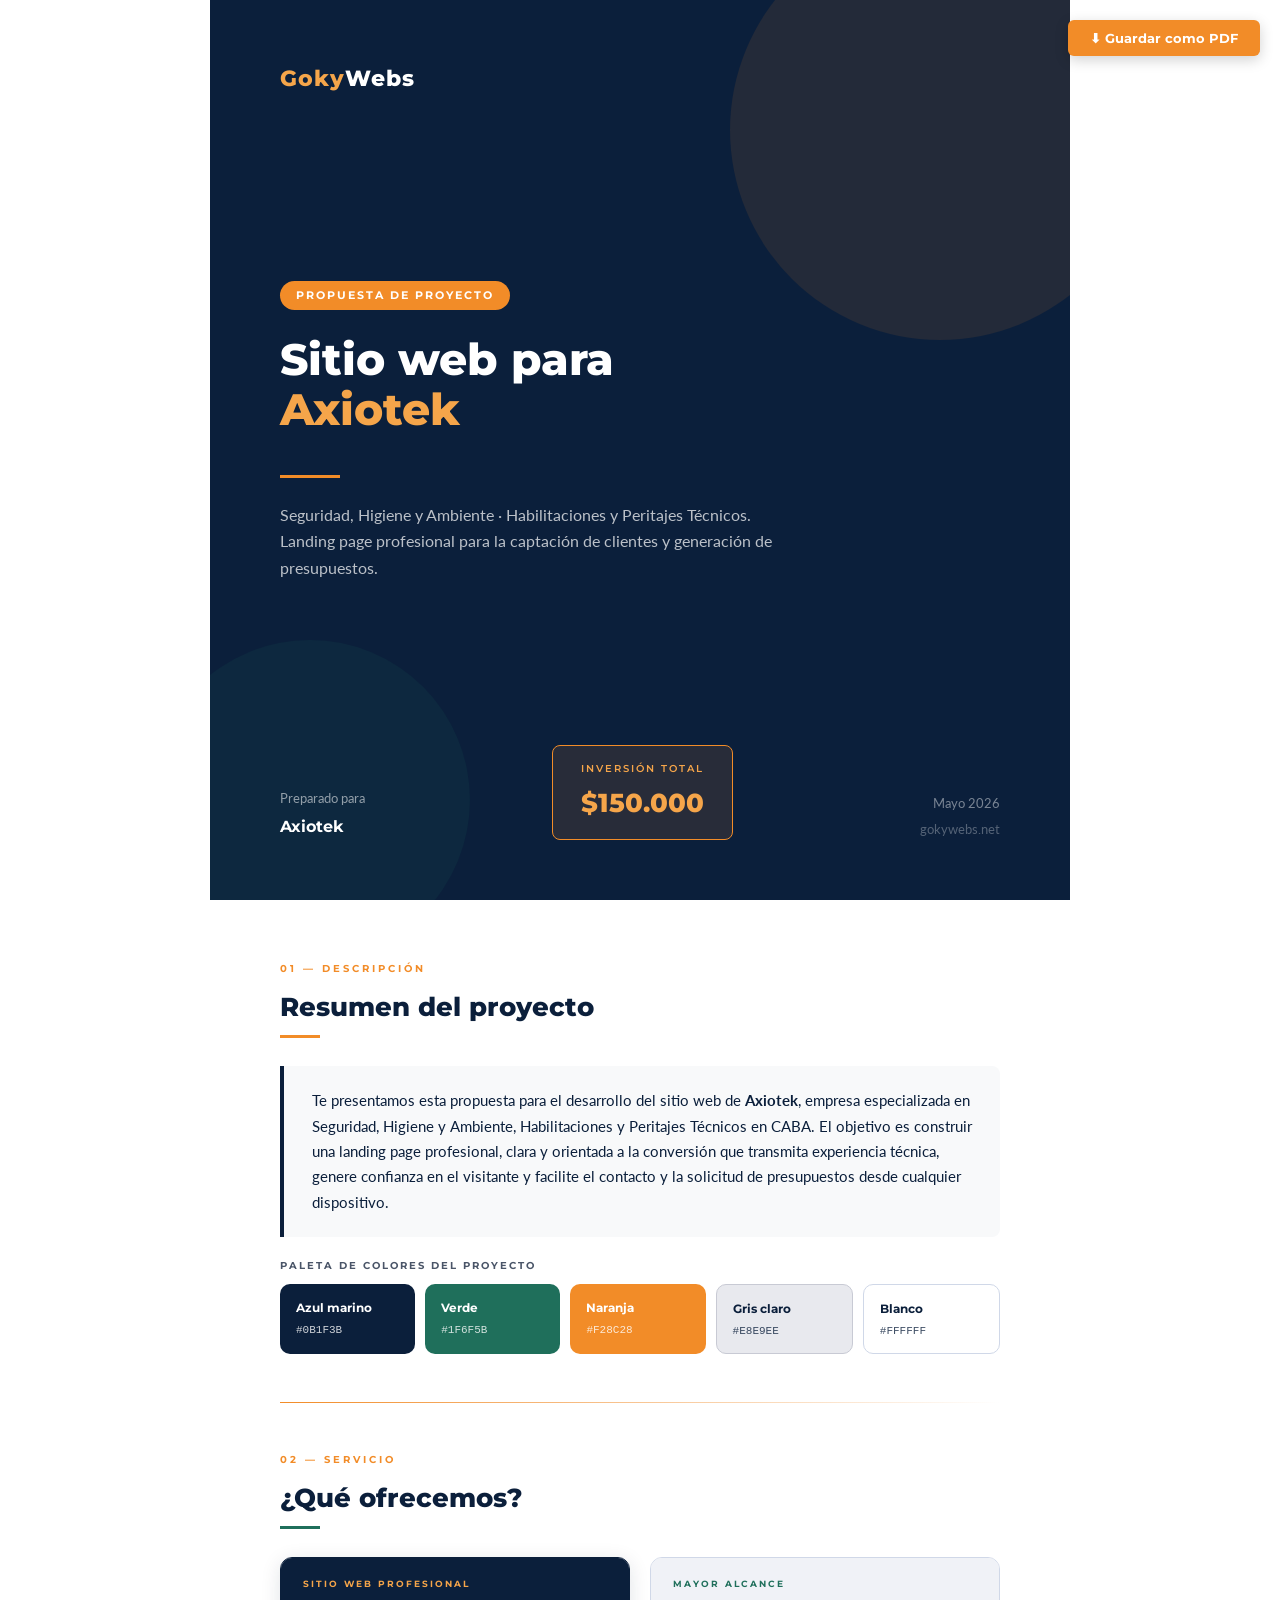
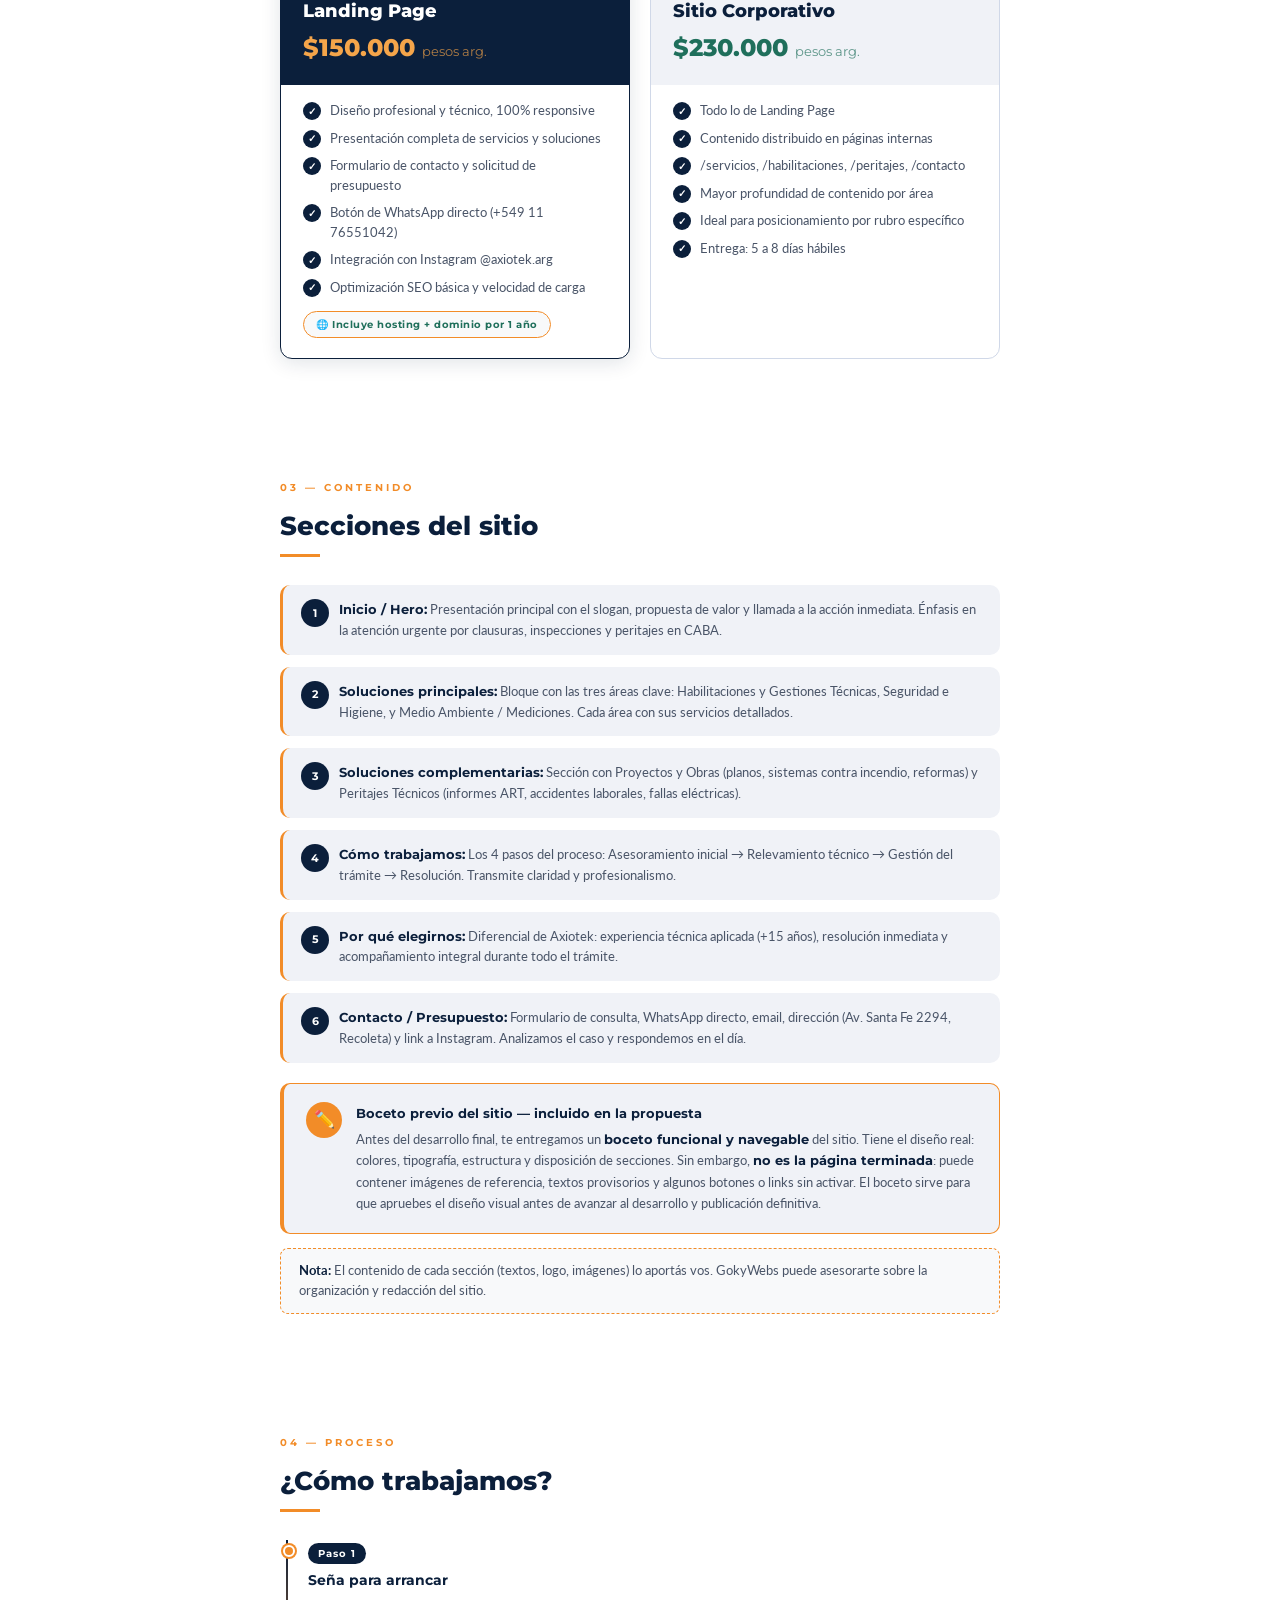
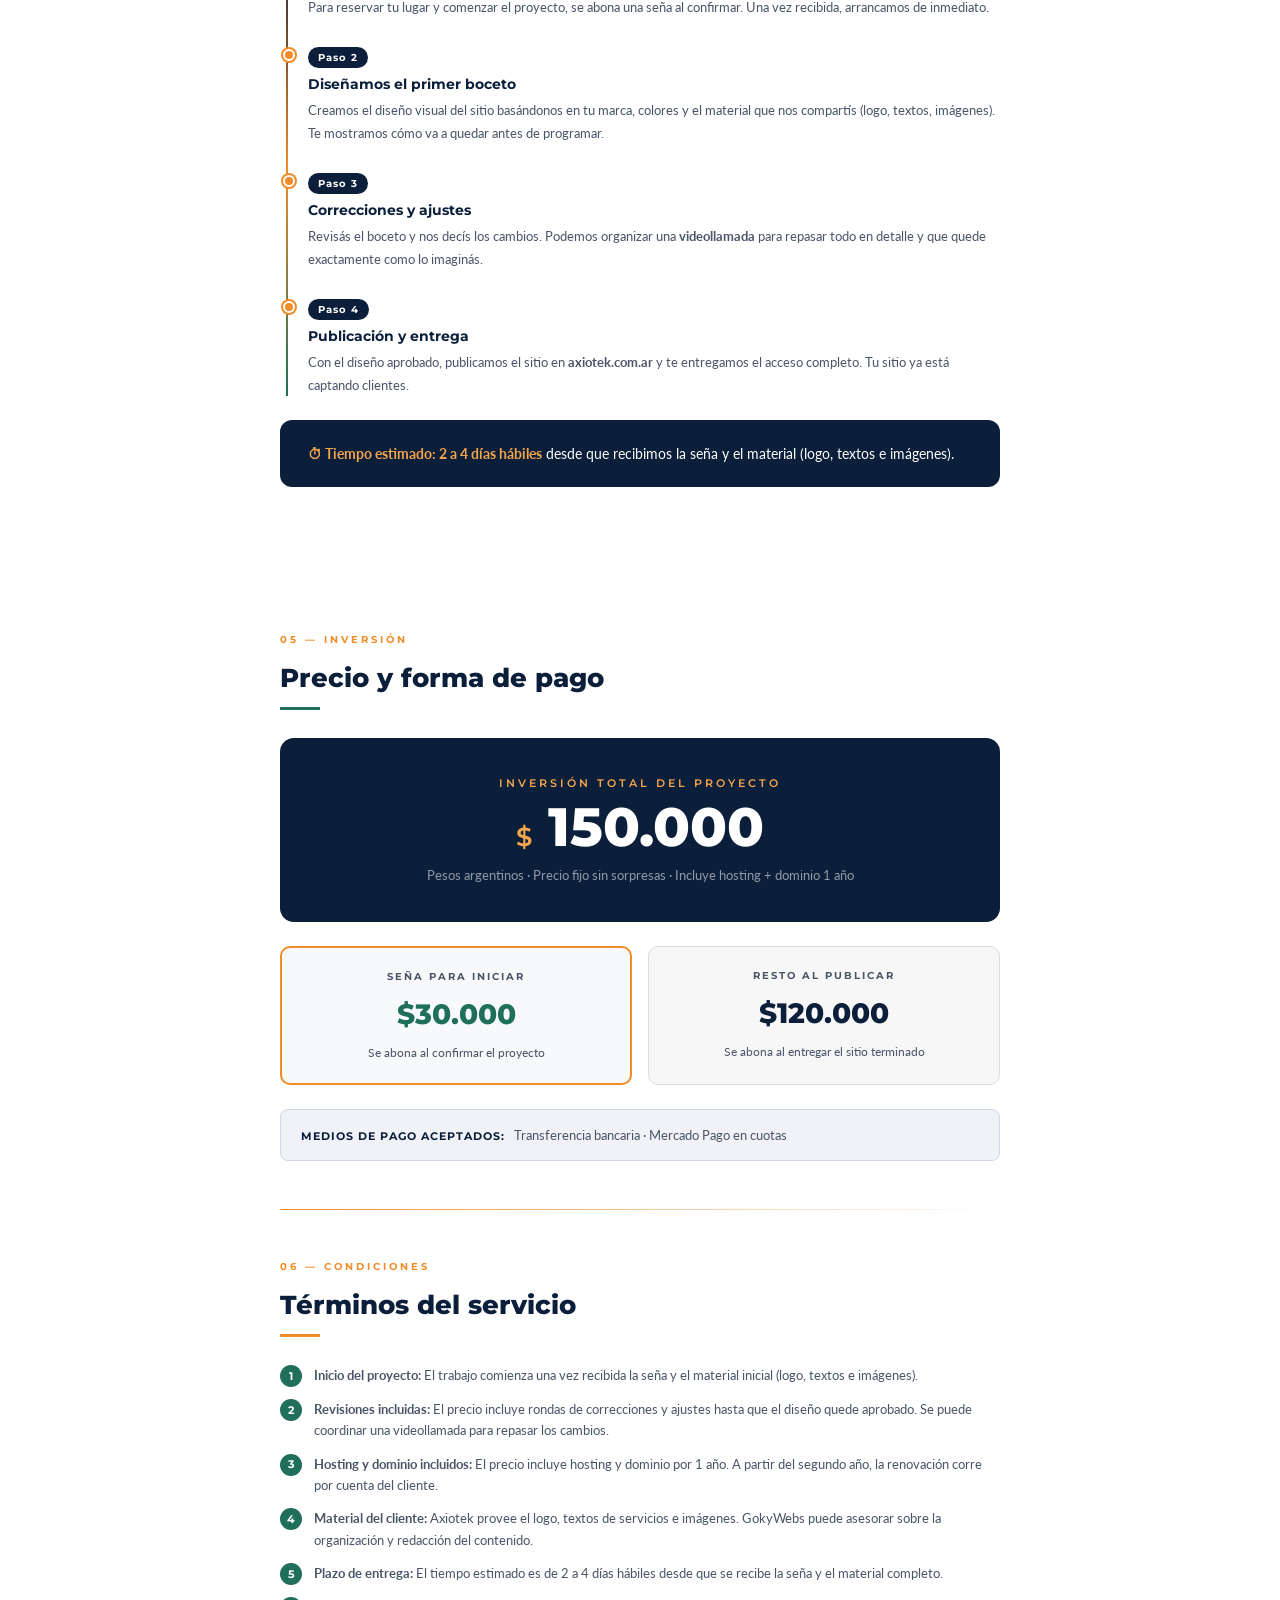
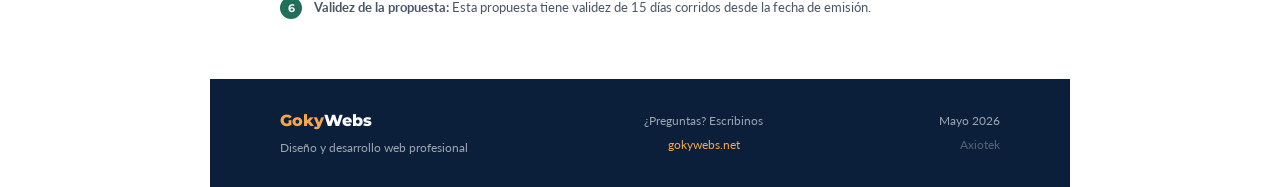
<file: propuesta.html>
<!DOCTYPE html>
<html lang="es">
<head>
    <meta charset="UTF-8">
    <meta name="viewport" content="width=device-width, initial-scale=1.0">
    <title>Propuesta Web — Axiotek | GokyWebs</title>
    <link href="https://fonts.googleapis.com/css2?family=Montserrat:wght@400;500;600;700;800&family=Lato:wght@300;400;700&display=swap" rel="stylesheet">
    <style>
        :root {
            --primario:       #0B1F3B;
            --primario-light: #1A3560;
            --acento:         #F28C28;
            --acento-light:   #F5A54A;
            --secundario:     #1F6F5B;
            --fondo-suave:    #F0F2F7;
            --crema:          #F8F9FA;
            --texto:          #0B1F3B;
            --texto-suave:    #4A5568;
            --doc-h-pad:      70px;
        }
        * { -webkit-print-color-adjust: exact !important; print-color-adjust: exact !important; }
        *, *::before, *::after { box-sizing: border-box; margin: 0; padding: 0; }
        body { font-family: 'Lato', sans-serif; color: var(--texto); background: #fff; font-size: 14px; line-height: 1.7; }

        @page { size: A4 portrait; margin: 0; }
        @media print {
            * { max-width: 100% !important; overflow: visible !important; }
            body { font-size: 11px; background: #fff; }
            .no-print { display: none !important; }
            .doc { max-width: 100% !important; }
            .portada, .body-content, .doc-footer { padding-left: 50px !important; padding-right: 50px !important; }
            .portada { min-height: 0 !important; height: 297mm; padding-top: 40px !important; padding-bottom: 40px !important; page-break-after: always; }
            .portada h1 { font-size: 32px !important; }
            .portada-sub { font-size: 13px !important; }
            .body-content { padding-top: 120px !important; padding-bottom: 40px !important; }
            .sec-title { font-size: 20px !important; }
            .sec-label { margin-top: 36px !important; }
            .body-content > .sec-label:first-child { margin-top: 0 !important; }
            .pdf-break + .sec-label { margin-top: 0 !important; }
            .service-cols { grid-template-columns: 1fr 1fr !important; gap: 12px !important; }
            .cuotas-grid  { grid-template-columns: 1fr 1fr !important; gap: 12px !important; }
            .sections-single { grid-template-columns: 1fr !important; }
            .precio-box .total-amount { font-size: 28px !important; }
            .precio-box { padding: 24px 30px !important; }
            .pdf-break { page-break-before: always; break-before: always; height: 120px; margin: 0; padding: 0; }
            .sec-divider { display: none; }
            .section-item, .service-col, .timeline-item, .terminos-list li, .cuota-card, .highlight-box { page-break-inside: avoid; }
            .doc-footer { padding: 20px 50px !important; }
        }

        .print-btn { position: fixed; top: 20px; right: 20px; background: var(--acento); color: #fff; border: none; padding: 10px 22px; border-radius: 6px; font-family: 'Montserrat', sans-serif; font-weight: 700; font-size: 13px; cursor: pointer; box-shadow: 0 4px 14px rgba(0,0,0,0.18); z-index: 100; }
        .print-btn:hover { background: var(--primario); }
        .doc { max-width: 860px; margin: 0 auto; }

        /* PORTADA */
        .portada { background: var(--primario); color: #fff; min-height: 100vh; display: flex; flex-direction: column; justify-content: space-between; width: 100%; padding: 60px 70px; position: relative; overflow: hidden; }
        .portada::before { content: ''; position: absolute; top: -80px; right: -80px; width: 420px; height: 420px; border-radius: 50%; background: rgba(242,140,40,0.10); }
        .portada::after { content: ''; position: absolute; bottom: -60px; left: -60px; width: 320px; height: 320px; border-radius: 50%; background: rgba(31,111,91,0.12); }
        .portada-logo { font-family: 'Montserrat', sans-serif; font-weight: 800; font-size: 22px; letter-spacing: 1px; color: var(--acento-light); position: relative; z-index: 2; }
        .portada-logo span { color: #fff; }
        .portada-center { flex: 1; display: flex; flex-direction: column; justify-content: center; padding: 60px 0 40px; position: relative; z-index: 2; }
        .portada-tag { background: var(--acento); color: #fff; display: inline-block; padding: 5px 16px; border-radius: 30px; font-family: 'Montserrat', sans-serif; font-size: 11px; font-weight: 700; letter-spacing: 2px; text-transform: uppercase; margin-bottom: 24px; width: fit-content; }
        .portada h1 { font-family: 'Montserrat', sans-serif; font-size: 44px; font-weight: 800; line-height: 1.15; margin-bottom: 16px; }
        .portada h1 .highlight { color: var(--acento-light); }
        .portada-divider { width: 60px; height: 3px; background: var(--acento); margin: 24px 0; }
        .portada-sub { font-size: 16px; color: rgba(255,255,255,0.72); max-width: 500px; line-height: 1.65; }
        .portada-bottom { display: flex; justify-content: space-between; align-items: flex-end; position: relative; z-index: 2; }
        .portada-cliente { font-size: 13px; color: rgba(255,255,255,0.55); }
        .portada-cliente strong { display: block; color: #fff; font-size: 16px; font-family: 'Montserrat', sans-serif; margin-top: 4px; }
        .portada-precio-chip { background: rgba(242,140,40,0.12); border: 1px solid var(--acento); border-radius: 8px; padding: 14px 28px; text-align: center; }
        .portada-precio-chip .label { font-size: 10px; text-transform: uppercase; letter-spacing: 2px; color: var(--acento-light); font-family: 'Montserrat', sans-serif; font-weight: 600; }
        .portada-precio-chip .amount { font-family: 'Montserrat', sans-serif; font-weight: 800; font-size: 26px; color: var(--acento-light); display: block; margin-top: 4px; }
        .portada-fecha { text-align: right; font-size: 13px; color: rgba(255,255,255,0.45); }

        /* BODY */
        .body-content { width: 100%; padding: 60px 70px; background: #fff; }
        .sec-label { font-family: 'Montserrat', sans-serif; font-size: 10px; font-weight: 700; letter-spacing: 3px; text-transform: uppercase; color: var(--acento); margin-bottom: 8px; }
        .sec-title { font-family: 'Montserrat', sans-serif; font-size: 26px; font-weight: 800; color: var(--primario); margin-bottom: 6px; }
        .sec-deco { width: 40px; height: 3px; background: var(--acento); margin-bottom: 28px; }
        .sec-deco.sec { background: var(--secundario); }
        .sec-divider { height: 1px; background: linear-gradient(to right, var(--acento), transparent); margin: 48px 0; }
        .intro-card { background: var(--crema); border-left: 4px solid var(--primario); border-radius: 0 8px 8px 0; padding: 22px 28px; margin-bottom: 20px; font-size: 14.5px; line-height: 1.75; color: var(--texto); }

        .palette-label { font-family: 'Montserrat', sans-serif; font-size: 10px; font-weight: 700; letter-spacing: 2px; text-transform: uppercase; color: var(--texto-suave); margin-bottom: 10px; margin-top: 20px; }
        .palette-grid { display: flex; gap: 10px; margin-bottom: 8px; flex-wrap: wrap; }
        .palette-swatch { flex: 1; min-width: 80px; border-radius: 10px; padding: 14px 16px 12px; }
        .palette-swatch .sw-name { font-family: 'Montserrat', sans-serif; font-size: 12px; font-weight: 700; display: block; }
        .palette-swatch .sw-hex { font-size: 11px; font-family: monospace; display: block; margin-top: 3px; opacity: 0.8; }

        .service-cols { display: grid; grid-template-columns: 1fr 1fr; gap: 20px; margin-top: 8px; }
        .service-col { border-radius: 12px; overflow: hidden; border: 1px solid #D0D8E8; }
        .service-col.featured { border-color: var(--primario); box-shadow: 0 4px 20px rgba(11,31,59,0.12); }
        .service-col-header { padding: 18px 22px 16px; background: var(--fondo-suave); }
        .service-col.featured .service-col-header { background: var(--primario); color: #fff; }
        .service-col-header .s-tag { font-family: 'Montserrat', sans-serif; font-size: 9px; font-weight: 700; letter-spacing: 2px; text-transform: uppercase; color: var(--secundario); display: block; margin-bottom: 4px; }
        .service-col.featured .service-col-header .s-tag { color: var(--acento-light); }
        .service-col-header h3 { font-family: 'Montserrat', sans-serif; font-size: 18px; font-weight: 800; color: var(--primario); margin-bottom: 2px; }
        .service-col.featured .service-col-header h3 { color: #fff; }
        .service-col-header .s-price { font-family: 'Montserrat', sans-serif; font-size: 24px; font-weight: 800; color: var(--secundario); }
        .service-col.featured .service-col-header .s-price { color: var(--acento-light); }
        .service-col-header .s-price small { font-size: 13px; font-weight: 400; opacity: 0.7; }
        .service-col-body { padding: 16px 22px 20px; }
        .service-col-body ul { list-style: none; display: flex; flex-direction: column; gap: 8px; }
        .service-col-body ul li { display: flex; align-items: flex-start; gap: 9px; font-size: 13px; color: var(--texto-suave); line-height: 1.5; }
        .service-col-body ul li::before { content: '✓'; flex-shrink: 0; width: 18px; height: 18px; background: var(--primario); color: #fff; border-radius: 50%; display: flex; align-items: center; justify-content: center; font-size: 10px; font-weight: 700; margin-top: 1px; }
        .service-col-body .s-hosting-badge { display: inline-flex; align-items: center; gap: 6px; background: var(--crema); border: 1px solid var(--acento); border-radius: 20px; padding: 4px 12px; font-family: 'Montserrat', sans-serif; font-size: 10px; font-weight: 700; color: var(--secundario); letter-spacing: 0.5px; margin-top: 14px; }

        .sections-grid { display: grid; grid-template-columns: 1fr 1fr; gap: 12px; margin-top: 8px; }
        .sections-single { grid-template-columns: 1fr; }
        .section-item { display: flex; align-items: flex-start; gap: 10px; background: var(--fondo-suave); border-radius: 10px; padding: 14px 18px; border-left: 3px solid var(--acento); }
        .section-item .s-num { flex-shrink: 0; width: 28px; height: 28px; background: var(--primario); color: #fff; border-radius: 50%; font-family: 'Montserrat', sans-serif; font-size: 11px; font-weight: 700; display: flex; align-items: center; justify-content: center; }
        .section-item .s-info { display: flex; flex-wrap: wrap; align-items: baseline; gap: 0 6px; }
        .infoTitle { font-family: 'Montserrat', sans-serif; font-size: 13px; font-weight: 700; color: var(--primario); white-space: nowrap; flex-shrink: 0; }
        .infoTitle::after { content: ':'; }
        .section-item .s-info p { font-size: 13px; color: var(--texto-suave); line-height: 1.6; flex: 1; }
        .sections-note { background: var(--crema); border: 1px dashed var(--acento); border-radius: 8px; padding: 12px 18px; font-size: 12.5px; color: var(--texto-suave); margin-top: 16px; line-height: 1.6; }
        .sections-note strong { color: var(--primario); }

        .boceto-card { display: flex; align-items: flex-start; gap: 14px; background: var(--fondo-suave); border: 1px solid var(--acento); border-left: 4px solid var(--acento); border-radius: 10px; padding: 18px 22px; margin-top: 20px; }
        .boceto-card .boceto-icon { flex-shrink: 0; width: 36px; height: 36px; background: var(--acento); border-radius: 50%; display: flex; align-items: center; justify-content: center; font-size: 17px; }
        .boceto-card .boceto-body strong { font-family: 'Montserrat', sans-serif; font-size: 13px; font-weight: 700; color: var(--primario); display: block; margin-bottom: 5px; }
        .boceto-card .boceto-body p { font-size: 13px; color: var(--texto-suave); line-height: 1.65; }
        .boceto-card .boceto-body p strong { display: inline; font-size: 13px; color: var(--primario); }

        .timeline { position: relative; padding-left: 28px; margin-top: 8px; }
        .timeline::before { content: ''; position: absolute; left: 6px; top: 0; bottom: 0; width: 2px; background: linear-gradient(to bottom, var(--primario), var(--acento), var(--secundario)); }
        .timeline-item { position: relative; margin-bottom: 26px; }
        .timeline-item:last-child { margin-bottom: 0; }
        .timeline-item::before { content: ''; position: absolute; left: -25px; top: 5px; width: 12px; height: 12px; border-radius: 50%; background: var(--acento); border: 2px solid #fff; box-shadow: 0 0 0 2px var(--acento); }
        .timeline-tag { background: var(--primario); color: #fff; font-family: 'Montserrat', sans-serif; font-size: 10px; font-weight: 700; letter-spacing: 1px; padding: 2px 10px; border-radius: 20px; display: inline-block; margin-bottom: 5px; }
        .timeline-item h4 { font-family: 'Montserrat', sans-serif; font-weight: 700; font-size: 14px; color: var(--texto); margin-bottom: 3px; }
        .timeline-item p { font-size: 13px; color: var(--texto-suave); }
        .highlight-box { background: var(--primario); color: #fff; border-radius: 12px; padding: 22px 28px; margin: 24px 0; font-size: 14px; line-height: 1.7; }
        .highlight-box strong { color: var(--acento-light); }

        .precio-box { background: var(--primario); color: #fff; border-radius: 14px; padding: 36px 40px; text-align: center; margin: 8px 0 24px; }
        .precio-box .total-label { font-family: 'Montserrat', sans-serif; font-size: 11px; font-weight: 600; letter-spacing: 3px; text-transform: uppercase; color: var(--acento-light); margin-bottom: 8px; }
        .precio-box .total-amount { font-family: 'Montserrat', sans-serif; font-size: 54px; font-weight: 800; line-height: 1; color: #fff; }
        .precio-box .total-amount small { font-size: 26px; color: var(--acento-light); font-weight: 600; }
        .precio-box .total-sub { font-size: 13px; color: rgba(255,255,255,0.55); margin-top: 10px; }
        .cuotas-grid { display: grid; grid-template-columns: 1fr 1fr; gap: 16px; margin-bottom: 24px; }
        .cuota-card { border-radius: 10px; padding: 20px 24px; text-align: center; }
        .cuota-card.sena { background: var(--crema); border: 2px solid var(--acento); }
        .cuota-card.resto { background: #f7f7f7; border: 1px solid #ddd; }
        .cuota-card .c-label { font-family: 'Montserrat', sans-serif; font-size: 10px; font-weight: 700; letter-spacing: 2px; text-transform: uppercase; color: var(--texto-suave); margin-bottom: 6px; }
        .cuota-card .c-amount { font-family: 'Montserrat', sans-serif; font-size: 28px; font-weight: 800; color: var(--primario); }
        .cuota-card.sena .c-amount { color: var(--secundario); }
        .cuota-card .c-note { font-size: 12px; color: var(--texto-suave); margin-top: 4px; }
        .medios-pago { background: var(--fondo-suave); border: 1px solid #D0D8E8; border-radius: 8px; padding: 14px 20px; font-size: 13px; color: var(--texto-suave); }
        .medios-pago strong { color: var(--texto); font-family: 'Montserrat', sans-serif; font-size: 11px; text-transform: uppercase; letter-spacing: 1px; }

        .terminos-list { list-style: none; display: flex; flex-direction: column; gap: 12px; }
        .terminos-list li { display: flex; gap: 12px; align-items: flex-start; font-size: 13px; color: var(--texto-suave); line-height: 1.65; }
        .terminos-list li .t-num { flex-shrink: 0; width: 22px; height: 22px; background: var(--secundario); color: #fff; border-radius: 50%; font-family: 'Montserrat', sans-serif; font-size: 11px; font-weight: 700; display: flex; align-items: center; justify-content: center; }

        .doc-footer { background: var(--primario); color: rgba(255,255,255,0.6); width: 100%; padding: 28px 70px; display: flex; justify-content: space-between; align-items: center; font-size: 12px; }
        .doc-footer .brand { font-family: 'Montserrat', sans-serif; font-weight: 800; font-size: 16px; color: var(--acento-light); }
        .doc-footer .brand span { color: #fff; }
        .doc-footer a { color: var(--acento-light); text-decoration: none; }
        .pdf-break { page-break-before: always; break-before: always; height: 120px; margin: 0; padding: 0; }
    </style>
</head>
<body>

<div class="no-print" style="position:fixed;top:20px;right:20px;z-index:100;text-align:right;">
    <button class="print-btn" onclick="window.print()">⬇ Guardar como PDF</button>
    <div style="margin-top:6px;font-size:11px;color:#888;font-family:sans-serif;line-height:1.4;">
        Más configuraciones → desmarcar<br><em>Encabezados y pies de página</em>
    </div>
</div>

<div class="doc">
<div class="portada">
    <div class="portada-logo">Goky<span>Webs</span></div>
    <div class="portada-center">
        <span class="portada-tag">Propuesta de Proyecto</span>
        <h1>Sitio web para<br><span class="highlight">Axiotek</span></h1>
        <div class="portada-divider"></div>
        <p class="portada-sub">Seguridad, Higiene y Ambiente · Habilitaciones y Peritajes Técnicos. Landing page profesional para la captación de clientes y generación de presupuestos.</p>
    </div>
    <div class="portada-bottom">
        <div class="portada-cliente">Preparado para<strong>Axiotek</strong></div>
        <div><div class="portada-precio-chip"><div class="label">Inversión total</div><span class="amount">$150.000</span></div></div>
        <div class="portada-fecha"><div>Mayo 2026</div><div style="margin-top:4px;color:rgba(255,255,255,0.3)">gokywebs.net</div></div>
    </div>
</div>

<div class="body-content">

    <div class="sec-label">01 — Descripción</div>
    <h2 class="sec-title">Resumen del proyecto</h2>
    <div class="sec-deco"></div>
    <div class="intro-card">
        Te presentamos esta propuesta para el desarrollo del sitio web de <strong>Axiotek</strong>, empresa especializada en Seguridad, Higiene y Ambiente, Habilitaciones y Peritajes Técnicos en CABA. El objetivo es construir una landing page profesional, clara y orientada a la conversión que transmita experiencia técnica, genere confianza en el visitante y facilite el contacto y la solicitud de presupuestos desde cualquier dispositivo.
    </div>

    <div class="palette-label">Paleta de colores del proyecto</div>
    <div class="palette-grid">
        <div class="palette-swatch" style="background:#0B1F3B;color:#fff;"><span class="sw-name">Azul marino</span><span class="sw-hex">#0B1F3B</span></div>
        <div class="palette-swatch" style="background:#1F6F5B;color:#fff;"><span class="sw-name">Verde</span><span class="sw-hex">#1F6F5B</span></div>
        <div class="palette-swatch" style="background:#F28C28;color:#fff;"><span class="sw-name">Naranja</span><span class="sw-hex">#F28C28</span></div>
        <div class="palette-swatch" style="background:#E8E9EE;color:#0B1F3B;border:1px solid #C8CAD4;"><span class="sw-name">Gris claro</span><span class="sw-hex">#E8E9EE</span></div>
        <div class="palette-swatch" style="background:#FFFFFF;color:#0B1F3B;border:1px solid #D0D8E8;"><span class="sw-name">Blanco</span><span class="sw-hex">#FFFFFF</span></div>
    </div>

    <div class="sec-divider"></div>

    <div class="sec-label">02 — Servicio</div>
    <h2 class="sec-title">¿Qué ofrecemos?</h2>
    <div class="sec-deco sec"></div>
    <div class="service-cols">
        <div class="service-col featured">
            <div class="service-col-header">
                <span class="s-tag">Sitio web profesional</span>
                <h3>Landing Page</h3>
                <div class="s-price">$150.000 <small>pesos arg.</small></div>
            </div>
            <div class="service-col-body">
                <ul>
                    <li>Diseño profesional y técnico, 100% responsive</li>
                    <li>Presentación completa de servicios y soluciones</li>
                    <li>Formulario de contacto y solicitud de presupuesto</li>
                    <li>Botón de WhatsApp directo (+549 11 76551042)</li>
                    <li>Integración con Instagram @axiotek.arg</li>
                    <li>Optimización SEO básica y velocidad de carga</li>
                </ul>
                <span class="s-hosting-badge">🌐 Incluye hosting + dominio por 1 año</span>
            </div>
        </div>
        <div class="service-col">
            <div class="service-col-header">
                <span class="s-tag">Mayor alcance</span>
                <h3>Sitio Corporativo</h3>
                <div class="s-price">$230.000 <small>pesos arg.</small></div>
            </div>
            <div class="service-col-body">
                <ul>
                    <li>Todo lo de Landing Page</li>
                    <li>Contenido distribuido en páginas internas</li>
                    <li>/servicios, /habilitaciones, /peritajes, /contacto</li>
                    <li>Mayor profundidad de contenido por área</li>
                    <li>Ideal para posicionamiento por rubro específico</li>
                    <li>Entrega: 5 a 8 días hábiles</li>
                </ul>
            </div>
        </div>
    </div>

    <div class="pdf-break"></div>

    <div class="sec-label">03 — Contenido</div>
    <h2 class="sec-title">Secciones del sitio</h2>
    <div class="sec-deco"></div>
    <div class="sections-grid sections-single">
        <div class="section-item"><span class="s-num">1</span><div class="s-info"><p><span class="infoTitle">Inicio / Hero</span> Presentación principal con el slogan, propuesta de valor y llamada a la acción inmediata. Énfasis en la atención urgente por clausuras, inspecciones y peritajes en CABA.</p></div></div>
        <div class="section-item"><span class="s-num">2</span><div class="s-info"><p><span class="infoTitle">Soluciones principales</span> Bloque con las tres áreas clave: Habilitaciones y Gestiones Técnicas, Seguridad e Higiene, y Medio Ambiente / Mediciones. Cada área con sus servicios detallados.</p></div></div>
        <div class="section-item"><span class="s-num">3</span><div class="s-info"><p><span class="infoTitle">Soluciones complementarias</span> Sección con Proyectos y Obras (planos, sistemas contra incendio, reformas) y Peritajes Técnicos (informes ART, accidentes laborales, fallas eléctricas).</p></div></div>
        <div class="section-item"><span class="s-num">4</span><div class="s-info"><p><span class="infoTitle">Cómo trabajamos</span> Los 4 pasos del proceso: Asesoramiento inicial → Relevamiento técnico → Gestión del trámite → Resolución. Transmite claridad y profesionalismo.</p></div></div>
        <div class="section-item"><span class="s-num">5</span><div class="s-info"><p><span class="infoTitle">Por qué elegirnos</span> Diferencial de Axiotek: experiencia técnica aplicada (+15 años), resolución inmediata y acompañamiento integral durante todo el trámite.</p></div></div>
        <div class="section-item"><span class="s-num">6</span><div class="s-info"><p><span class="infoTitle">Contacto / Presupuesto</span> Formulario de consulta, WhatsApp directo, email, dirección (Av. Santa Fe 2294, Recoleta) y link a Instagram. Analizamos el caso y respondemos en el día.</p></div></div>
    </div>

    <div class="boceto-card">
        <div class="boceto-icon">✏️</div>
        <div class="boceto-body">
            <strong>Boceto previo del sitio — incluido en la propuesta</strong>
            <p>Antes del desarrollo final, te entregamos un <strong>boceto funcional y navegable</strong> del sitio. Tiene el diseño real: colores, tipografía, estructura y disposición de secciones. Sin embargo, <strong>no es la página terminada</strong>: puede contener imágenes de referencia, textos provisorios y algunos botones o links sin activar. El boceto sirve para que apruebes el diseño visual antes de avanzar al desarrollo y publicación definitiva.</p>
        </div>
    </div>
    <div class="sections-note" style="margin-top:14px;"><strong>Nota:</strong> El contenido de cada sección (textos, logo, imágenes) lo aportás vos. GokyWebs puede asesorarte sobre la organización y redacción del sitio.</div>

    <div class="pdf-break"></div>

    <div class="sec-label">04 — Proceso</div>
    <h2 class="sec-title">¿Cómo trabajamos?</h2>
    <div class="sec-deco"></div>
    <div class="timeline">
        <div class="timeline-item"><span class="timeline-tag">Paso 1</span><h4>Seña para arrancar</h4><p>Para reservar tu lugar y comenzar el proyecto, se abona una seña al confirmar. Una vez recibida, arrancamos de inmediato.</p></div>
        <div class="timeline-item"><span class="timeline-tag">Paso 2</span><h4>Diseñamos el primer boceto</h4><p>Creamos el diseño visual del sitio basándonos en tu marca, colores y el material que nos compartís (logo, textos, imágenes). Te mostramos cómo va a quedar antes de programar.</p></div>
        <div class="timeline-item"><span class="timeline-tag">Paso 3</span><h4>Correcciones y ajustes</h4><p>Revisás el boceto y nos decís los cambios. Podemos organizar una <strong>videollamada</strong> para repasar todo en detalle y que quede exactamente como lo imaginás.</p></div>
        <div class="timeline-item"><span class="timeline-tag">Paso 4</span><h4>Publicación y entrega</h4><p>Con el diseño aprobado, publicamos el sitio en <strong>axiotek.com.ar</strong> y te entregamos el acceso completo. Tu sitio ya está captando clientes.</p></div>
    </div>
    <div class="highlight-box"><strong>⏱ Tiempo estimado: 2 a 4 días hábiles</strong> desde que recibimos la seña y el material (logo, textos e imágenes).</div>

    <div class="pdf-break"></div>

    <div class="sec-label">05 — Inversión</div>
    <h2 class="sec-title">Precio y forma de pago</h2>
    <div class="sec-deco sec"></div>
    <div class="precio-box">
        <div class="total-label">Inversión total del proyecto</div>
        <div class="total-amount"><small>$</small> 150.000</div>
        <div class="total-sub">Pesos argentinos · Precio fijo sin sorpresas · Incluye hosting + dominio 1 año</div>
    </div>
    <div class="cuotas-grid">
        <div class="cuota-card sena"><div class="c-label">Seña para iniciar</div><div class="c-amount">$30.000</div><div class="c-note">Se abona al confirmar el proyecto</div></div>
        <div class="cuota-card resto"><div class="c-label">Resto al publicar</div><div class="c-amount">$120.000</div><div class="c-note">Se abona al entregar el sitio terminado</div></div>
    </div>
    <div class="medios-pago"><strong>Medios de pago aceptados:</strong> &nbsp; Transferencia bancaria · Mercado Pago en cuotas</div>

    <div class="sec-divider"></div>

    <div class="sec-label">06 — Condiciones</div>
    <h2 class="sec-title">Términos del servicio</h2>
    <div class="sec-deco"></div>
    <ul class="terminos-list">
        <li><span class="t-num">1</span><span><strong>Inicio del proyecto:</strong> El trabajo comienza una vez recibida la seña y el material inicial (logo, textos e imágenes).</span></li>
        <li><span class="t-num">2</span><span><strong>Revisiones incluidas:</strong> El precio incluye rondas de correcciones y ajustes hasta que el diseño quede aprobado. Se puede coordinar una videollamada para repasar los cambios.</span></li>
        <li><span class="t-num">3</span><span><strong>Hosting y dominio incluidos:</strong> El precio incluye hosting y dominio por 1 año. A partir del segundo año, la renovación corre por cuenta del cliente.</span></li>
        <li><span class="t-num">4</span><span><strong>Material del cliente:</strong> Axiotek provee el logo, textos de servicios e imágenes. GokyWebs puede asesorar sobre la organización y redacción del contenido.</span></li>
        <li><span class="t-num">5</span><span><strong>Plazo de entrega:</strong> El tiempo estimado es de 2 a 4 días hábiles desde que se recibe la seña y el material completo.</span></li>
        <li><span class="t-num">6</span><span><strong>Validez de la propuesta:</strong> Esta propuesta tiene validez de 15 días corridos desde la fecha de emisión.</span></li>
    </ul>

</div>

<div class="doc-footer">
    <div><div class="brand">Goky<span>Webs</span></div><div style="margin-top:4px;">Diseño y desarrollo web profesional</div></div>
    <div style="text-align:center;"><div>¿Preguntas? Escribinos</div><div style="margin-top:4px;"><a href="https://gokywebs.net">gokywebs.net</a></div></div>
    <div style="text-align:right;"><div>Mayo 2026</div><div style="margin-top:4px;color:rgba(255,255,255,0.3)">Axiotek</div></div>
</div>
</div>
</body>
</html>
</file>
